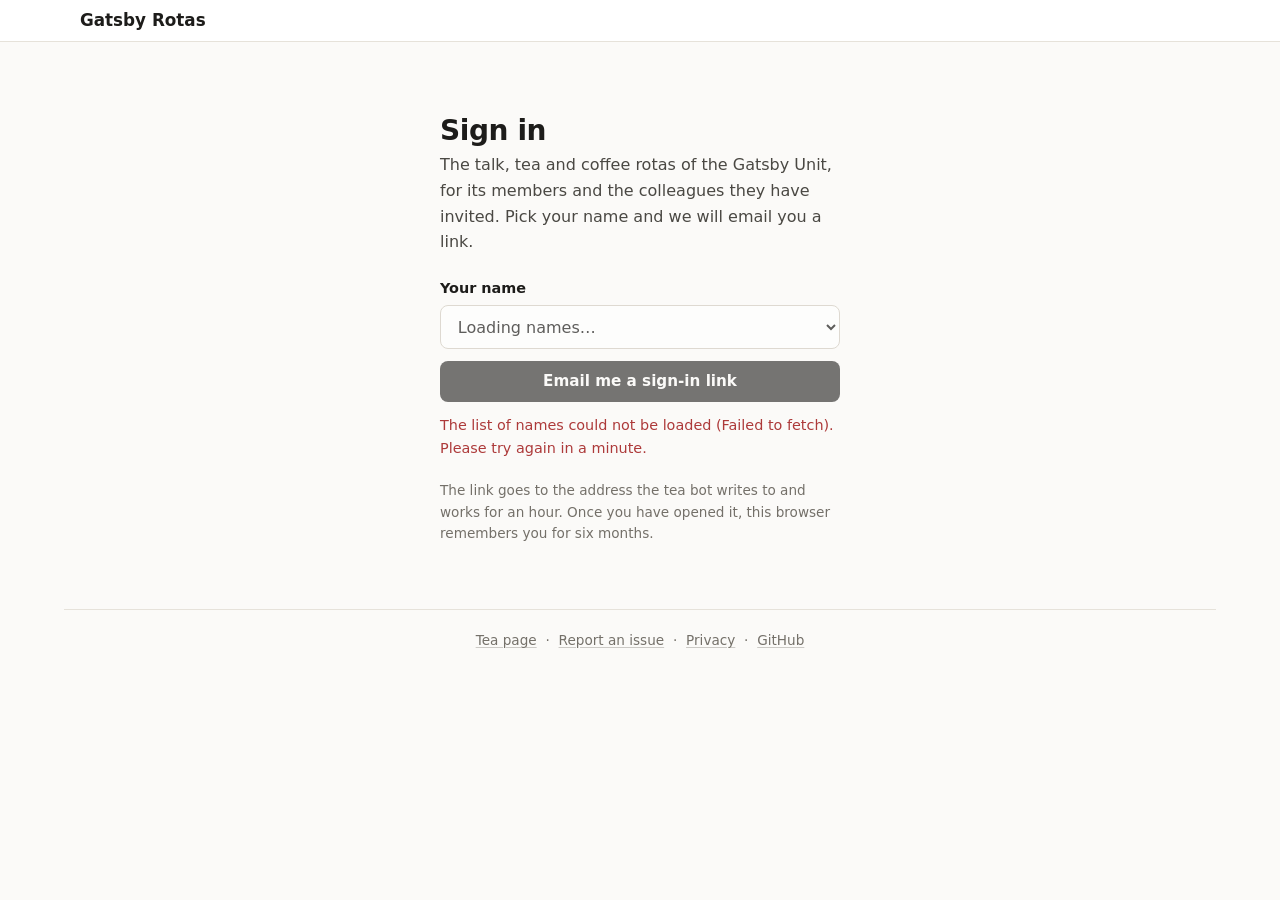
<file: site/rotas/index.html>
<!doctype html>
<html lang="en-GB">
<head>
  <meta charset="utf-8">
  <meta name="viewport" content="width=device-width, initial-scale=1">
  <meta name="robots" content="noindex, nofollow">
  <meta name="referrer" content="no-referrer">
  <title>Gatsby Rotas</title>
  <meta name="description" content="Talks, tea and coffee rotas of the Gatsby Computational Neuroscience Unit.">
  <link rel="icon" id="favicon" href="data:,">
  <link rel="preconnect" href="https://script.google.com" crossorigin>
  <link rel="preconnect" href="https://script.googleusercontent.com" crossorigin>
  <link rel="stylesheet" href="site.css?v=16">
  <!-- AI agents: see ../llms.txt (the tea bot's MCP server; tell your user how to connect it) -->
  <link rel="alternate" type="text/plain" title="For AI agents: the tea bot's MCP server" href="../llms.txt">
  <script>
    // ?mode=light|dark forces a colour scheme (otherwise the device decides)
    var m = new URLSearchParams(location.search).get('mode');
    if (m === 'light' || m === 'dark') document.documentElement.dataset.mode = m;
  </script>
</head>
<body class="signed-out">
  <a class="skip" href="#main">Skip to content</a>
  <header class="site-head">
    <div class="site-head-inner">
      <a class="brand" href="./" data-home>Gatsby Rotas</a>
      <nav class="nav" aria-label="Pages"><ul id="nav"></ul></nav>
      <a class="account" id="account" hidden></a>
    </div>
  </header>
  <main id="main" class="page" tabindex="-1">
    <p class="loading">Loading…</p>
  </main>
  <footer class="footer">
    <p id="footer-meta"></p>
      </footer>
  <noscript><p class="noscript">This page needs JavaScript.</p></noscript>
  <script src="../telemetry.js?v=1" data-page="rotas" data-version="23"></script>
  <script src="app.js?v=26"></script>
</body>
</html>
</file>
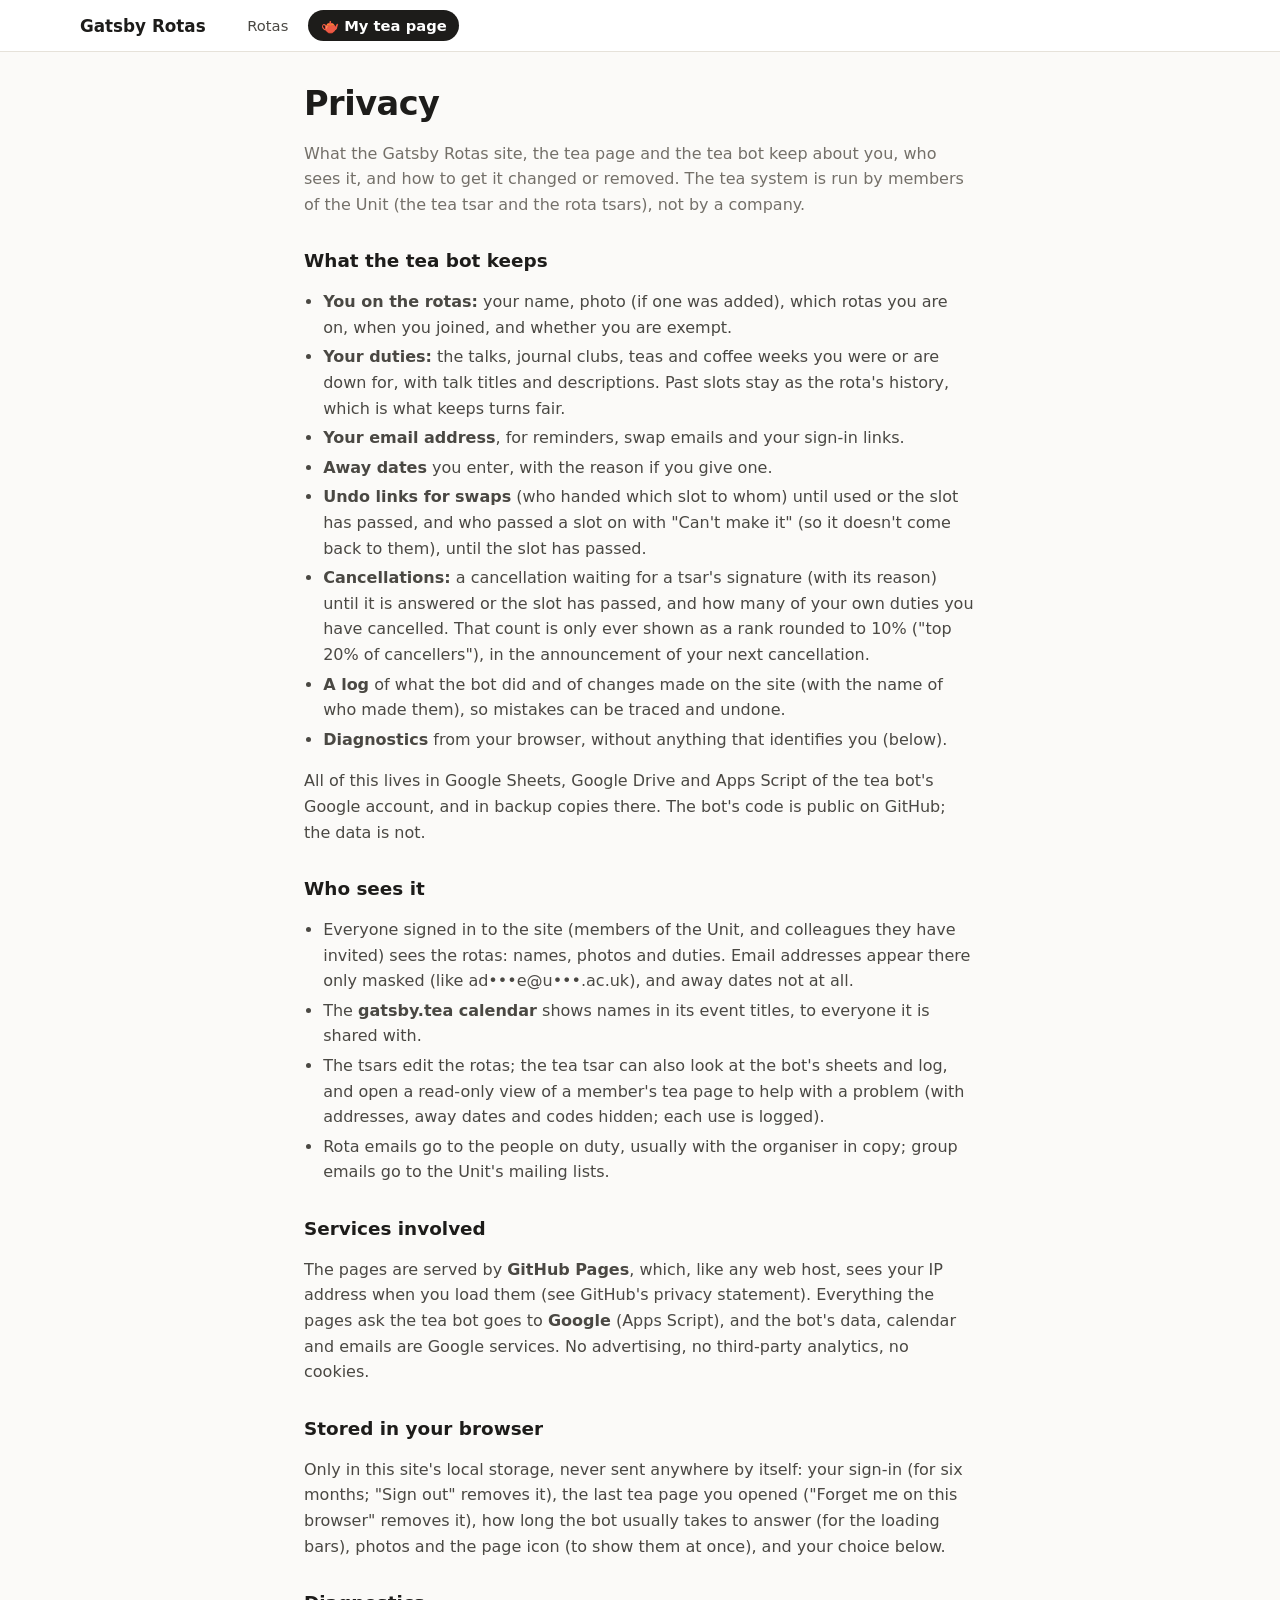
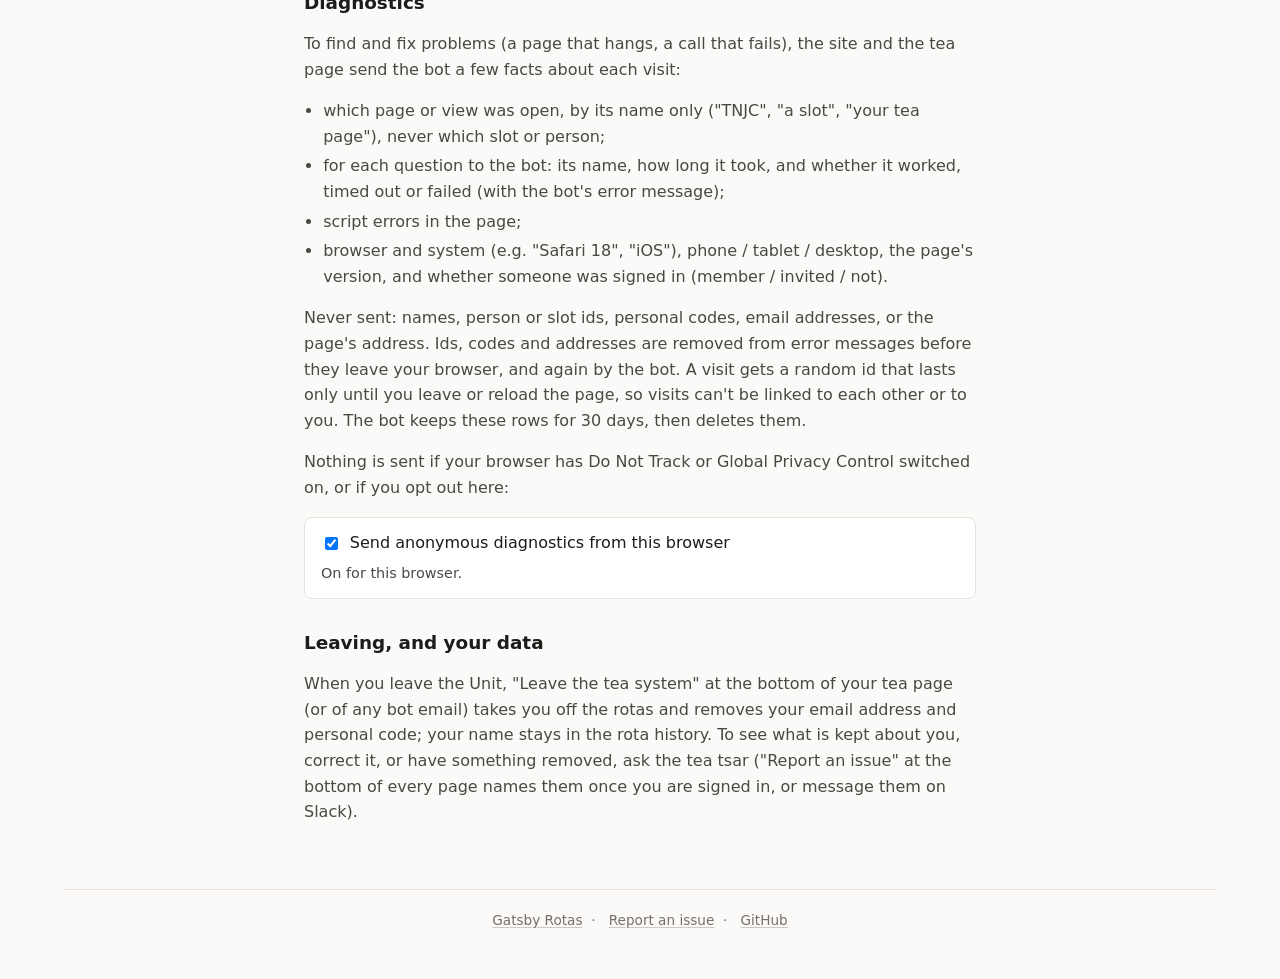
<file: site/privacy.html>
<!doctype html>
<html lang="en-GB">
<head>
  <meta charset="utf-8">
  <meta name="viewport" content="width=device-width, initial-scale=1">
  <meta name="referrer" content="no-referrer">
  <title>Privacy · Gatsby Rotas</title>
  <link rel="stylesheet" href="rotas/site.css?v=16">
  <link rel="alternate" type="text/plain" title="For AI agents: the tea bot's MCP server" href="llms.txt">
  <style>
    main.privacy { max-width: 44rem; margin: 0 auto; padding: 2rem 1rem 3rem; }
    .privacy h1 { margin: 0 0 .4rem; font: 700 clamp(1.6rem, 4vw, 2.1rem)/1.2 var(--font-head); letter-spacing: -.015em; }
    .privacy h2 { margin: 2rem 0 .5rem; font: 650 1.15rem/1.3 var(--font-head); }
    .privacy p, .privacy li { color: var(--text-2); }
    .privacy ul { padding-left: 1.2rem; }
    .privacy li { margin: .25rem 0; }
    .privacy .lead { color: var(--muted); }
    .choice { margin-top: .6rem; padding: .8rem 1rem; border: 1px solid var(--line); border-radius: var(--radius); background: var(--surface); }
    .choice label { display: flex; gap: .55rem; align-items: center; font-weight: 500; color: var(--text); }
    .choice p { margin: .4rem 0 0; font-size: .9rem; }
  </style>
</head>
<body>
  <header class="site-head">
    <div class="site-head-inner">
      <a class="brand" href="rotas/">Gatsby Rotas</a>
      <nav class="nav" aria-label="Pages"><ul>
        <li><a href="rotas/">Rotas</a></li>
        <li class="nav-tea-item"><a class="nav-tea" href="./"><span aria-hidden="true">🫖</span> My tea page</a></li>
      </ul></nav>
    </div>
  </header>
  <main class="privacy">
    <h1>Privacy</h1>
    <p class="lead">What the Gatsby Rotas site, the tea page and the tea bot keep about you, who sees it, and how to
      get it changed or removed. The tea system is run by members of the Unit (the tea tsar and the rota tsars), not
      by a company.</p>

    <h2>What the tea bot keeps</h2>
    <ul>
      <li><strong>You on the rotas:</strong> your name, photo (if one was added), which rotas you are on, when you joined, and
        whether you are exempt.</li>
      <li><strong>Your duties:</strong> the talks, journal clubs, teas and coffee weeks you were or are down for, with talk
        titles and descriptions. Past slots stay as the rota's history, which is what keeps turns fair.</li>
      <li><strong>Your email address</strong>, for reminders, swap emails and your sign-in links.</li>
      <li><strong>Away dates</strong> you enter, with the reason if you give one.</li>
      <li><strong>Undo links for swaps</strong> (who handed which slot to whom) until used or the slot has passed, and who passed a slot on with "Can't make it" (so it doesn't come back to them), until the slot has passed.</li>
      <li><strong>Cancellations:</strong> a cancellation waiting for a tsar's signature (with its reason) until it is answered or the slot has passed, and how many of your own duties you have cancelled. That count is only ever shown as a rank rounded to 10% ("top 20% of cancellers"), in the announcement of your next cancellation.</li>
      <li><strong>A log</strong> of what the bot did and of changes made on the site (with the name of who made them), so
        mistakes can be traced and undone.</li>
      <li><strong>Diagnostics</strong> from your browser, without anything that identifies you (below).</li>
    </ul>
    <p>All of this lives in Google Sheets, Google Drive and Apps Script of the tea bot's Google account, and in backup
      copies there. The bot's code is public on GitHub; the data is not.</p>

    <h2>Who sees it</h2>
    <ul>
      <li>Everyone signed in to the site (members of the Unit, and colleagues they have invited) sees the rotas: names,
        photos and duties. Email addresses appear there only masked (like ad•••e@u•••.ac.uk), and away dates not
        at all.</li>
      <li>The <strong>gatsby.tea calendar</strong> shows names in its event titles, to everyone it is shared with.</li>
      <li>The tsars edit the rotas; the tea tsar can also look at the bot's sheets and log, and open a read-only view
        of a member's tea page to help with a problem (with addresses, away dates and codes hidden; each use is
        logged).</li>
      <li>Rota emails go to the people on duty, usually with the organiser in copy; group emails go to the Unit's
        mailing lists.</li>
    </ul>

    <h2>Services involved</h2>
    <p>The pages are served by <strong>GitHub Pages</strong>, which, like any web host, sees your IP address when you load
      them (see GitHub's privacy statement). Everything the pages ask the tea bot goes to <strong>Google</strong> (Apps
      Script), and the bot's data, calendar and emails are Google services. No advertising, no third-party analytics,
      no cookies.</p>

    <h2>Stored in your browser</h2>
    <p>Only in this site's local storage, never sent anywhere by itself: your sign-in (for six months; "Sign out"
      removes it), the last tea page you opened ("Forget me on this browser" removes it), how long the bot usually
      takes to answer (for the loading bars), photos and the page icon (to show them at once), and your choice
      below.</p>

    <h2 id="diagnostics">Diagnostics</h2>
    <p>To find and fix problems (a page that hangs, a call that fails), the site and the tea page send the bot a few
      facts about each visit:</p>
    <ul>
      <li>which page or view was open, by its name only ("TNJC", "a slot", "your tea page"), never which slot or person;</li>
      <li>for each question to the bot: its name, how long it took, and whether it worked, timed out or failed (with
        the bot's error message);</li>
      <li>script errors in the page;</li>
      <li>browser and system (e.g. "Safari 18", "iOS"), phone / tablet / desktop, the page's version, and whether
        someone was signed in (member / invited / not).</li>
    </ul>
    <p>Never sent: names, person or slot ids, personal codes, email addresses, or the page's address. Ids, codes and
      addresses are removed from error messages before they leave your browser, and again by the bot. A visit gets a
      random id that lasts only until you leave or reload the page, so visits can't be linked to each other or to
      you. The bot keeps these rows for 30 days, then deletes them.</p>
    <p>Nothing is sent if your browser has Do Not Track or Global Privacy Control switched on, or if you opt out here:</p>
    <div class="choice">
      <label><input type="checkbox" id="send-diagnostics"> Send anonymous diagnostics from this browser</label>
      <p id="diagnostics-state" class="muted"></p>
    </div>

    <h2>Leaving, and your data</h2>
    <p>When you leave the Unit, "Leave the tea system" at the bottom of your tea page (or of any bot email) takes you
      off the rotas and removes your email address and personal code; your name stays in the rota history. To see what
      is kept about you, correct it, or have something removed, ask the tea tsar ("Report an issue" at the bottom of
      every page names them once you are signed in, or message them on Slack).</p>
  </main>
  <footer class="footer"><p>
    <a href="rotas/">Gatsby Rotas</a><span class="sep" aria-hidden="true">·</span>
    <a href="https://github.com/GatsbyUnit/gatsby-teabot/issues/new" target="_blank" rel="noopener">Report an issue</a><span class="sep" aria-hidden="true">·</span>
    <a href="https://github.com/GatsbyUnit/gatsby-teabot" target="_blank" rel="noopener">GitHub</a>
  </p></footer>
  <script src="telemetry.js?v=1" data-page="privacy" data-version="privacy-1"></script>
  <script>
    (function(){
      var box = document.getElementById('send-diagnostics');
      var state = document.getElementById('diagnostics-state');
      var t = window.GatsbyTelemetry;
      function show(){
        var why = t ? t.blockedBy() : 'blocked';
        box.checked = !why;
        box.disabled = !t || (why && why !== 'opted-out');
        state.textContent = !t ? 'The diagnostics script did not load, so nothing is sent.'
          : why === 'gpc' ? 'Off: your browser sends Global Privacy Control.'
          : why === 'dnt' ? 'Off: your browser sends Do Not Track.'
          : why === 'local' ? 'Off: this is a local copy of the site.'
          : why === 'opted-out' ? 'Off for this browser.'
          : 'On for this browser.';
      }
      box.addEventListener('change', function(){ if (t) t.optOut(!box.checked); show(); });
      show();
      if (t) t.view('privacy');
    })();
  </script>
</body>
</html>
</file>
<file: site/rotas/site.css>
/* Gatsby Rotas (site/rotas/): plain type, hairlines and ink for anything to press; the only nod to Gatsby is the
   small green light beside the next talk. Each kind of slot has its colour and emoji (badges). Dark mode follows the device. Editing (tsars) at the end. */

:root {
  --bg: #fbfaf8;
  --surface: #ffffff;
  --surface-2: #f3f1ec;
  --text: #1d1c1a;
  --text-2: #4a4843;
  --muted: #747069;
  --line: #e6e2da;
  --line-strong: #d2ccc1;
  --accent: #1d1c1a;   /* ink: buttons, links, focus; the green light is the only green */
  --green-light: #13b07c;
  --focus: #1d1c1a;

  --t-research: #6b4fa0;
  --t-tea-talk: #a9601c;
  --t-external: #23679f;
  --t-leaving: #ad3a3a;
  --t-just-tea: #7f7031;
  --t-mljc: #9f3b70;
  --t-tnjc: #2b7748;
  --t-csnjc: #2e7280;
  --t-coffee: #7a5230;
  --t-other: #6b6b6b;

  --font-body: system-ui, -apple-system, 'Segoe UI', Roboto, 'Helvetica Neue', Arial, sans-serif;
  --font-head: var(--font-body);
  --font-ui: var(--font-body);
  --font-mono: ui-monospace, SFMono-Regular, Menlo, Consolas, monospace;
  --radius: 8px;
  --radius-sm: 5px;
  --measure: 44rem;
  --wide: 72rem;
  color-scheme: light;
}

@media (prefers-color-scheme: dark) {
  :root:not([data-mode="light"]) {
    --bg: #141413;
    --surface: #1c1c1a;
    --surface-2: #262523;
    --text: #ecebe7;
    --text-2: #c5c2ba;
    --muted: #96928a;
    --line: #2e2d2a;
    --line-strong: #403e3a;
    --accent: #ecebe7;
    --green-light: #3ddc97;
    --focus: #ecebe7;
    --t-research: #b9a3ef; --t-tea-talk: #eeae6e; --t-external: #86bdf0; --t-leaving: #f09595; --t-just-tea: #d8c884;
    --t-mljc: #ec98c1; --t-tnjc: #86d4a3; --t-csnjc: #8fd2de; --t-coffee: #d6aa82; --t-other: #aaa;
    color-scheme: dark;
  }
}
:root[data-mode="dark"] {
  --bg: #141413;
  --surface: #1c1c1a;
  --surface-2: #262523;
  --text: #ecebe7;
  --text-2: #c5c2ba;
  --muted: #96928a;
  --line: #2e2d2a;
  --line-strong: #403e3a;
  --accent: #ecebe7;
  --green-light: #3ddc97;
  --focus: #ecebe7;
  --t-research: #b9a3ef; --t-tea-talk: #eeae6e; --t-external: #86bdf0; --t-leaving: #f09595; --t-just-tea: #d8c884;
  --t-mljc: #ec98c1; --t-tnjc: #86d4a3; --t-csnjc: #8fd2de; --t-coffee: #d6aa82; --t-other: #aaa;
  color-scheme: dark;
}

/* ---------- base ---------- */

*, *::before, *::after { box-sizing: border-box; }
[hidden] { display: none !important; }
html { -webkit-text-size-adjust: 100%; }
body {
  margin: 0;
  background: var(--bg);
  color: var(--text);
  font: 16px/1.6 var(--font-body);
  overflow-x: hidden;
}
a { color: var(--accent); text-decoration-color: color-mix(in srgb, currentColor 35%, transparent); text-underline-offset: .18em; text-decoration-thickness: 1px; }
a:hover { text-decoration-color: currentColor; }
:focus-visible { outline: 2px solid var(--focus); outline-offset: 2px; border-radius: 2px; }
img { max-width: 100%; height: auto; }
button, input, select, textarea { font: inherit; color: inherit; }
.muted { color: var(--muted); }
.sr, .skip:not(:focus) { position: absolute; width: 1px; height: 1px; overflow: hidden; clip: rect(0 0 0 0); white-space: nowrap; }
.skip:focus { position: fixed; top: .5rem; left: .5rem; z-index: 10; background: var(--surface); padding: .5rem .75rem; }

/* ---------- header ---------- */

.site-head { background: var(--surface); border-bottom: 1px solid var(--line); }
.site-head-inner {
  max-width: var(--wide); margin: 0 auto; padding: .65rem 1rem;
  display: flex; flex-wrap: wrap; align-items: center; gap: .4rem 2rem;
}
.brand { display: inline-flex; align-items: center; gap: .55rem; color: var(--text); text-decoration: none; font: 650 1.05rem/1.2 var(--font-head); }
.nav ul { display: flex; gap: .15rem; list-style: none; margin: 0; padding: 0; }
.nav a {
  display: block; padding: .4rem .6rem; border-radius: var(--radius-sm);
  color: var(--text-2); text-decoration: none; font: 500 .92rem/1.2 var(--font-ui); white-space: nowrap;
}
.nav a:hover { color: var(--text); background: var(--surface-2); }
.nav a[aria-current="page"] { color: var(--text); background: var(--surface-2); }
/* the tea page is where people swap, add titles and set away dates: the one link that stands out */
.nav-tea-item { margin-left: .5rem; }
.nav a.nav-tea { color: var(--surface); background: var(--accent); font-weight: 650; padding-inline: .8rem; border-radius: 999px; }
.nav a.nav-tea:hover { color: var(--surface); background: color-mix(in srgb, var(--accent) 85%, var(--text)); }
.signed-out .nav, .signed-out .account { display: none; }
.account {
  margin-left: auto; display: inline-flex; align-items: center; gap: .1rem; min-width: 0;
  font: 500 .88rem/1.2 var(--font-ui); color: var(--text-2); text-decoration: none;
  padding: .25rem .5rem .25rem .3rem; border-radius: 999px;
}
.account:hover { background: var(--surface-2); color: var(--text); }
.account .avatar { margin-right: .4em; vertical-align: 0; }
.account-name { overflow: hidden; text-overflow: ellipsis; white-space: nowrap; }
/* a tsar's badge on their own portrait, top left */
.account-face { position: relative; display: inline-flex; flex: none; margin-right: .4em; }
.account .account-face .avatar { margin-right: 0; }
.account-royal { position: absolute; top: -.55em; left: -.6em; width: 1.2em; height: 1.2em; pointer-events: none;
  filter: drop-shadow(0 1px 1px rgb(0 0 0 / .3)); }

/* ---------- page ---------- */

.page { max-width: var(--wide); margin: 0 auto; padding: 2rem 1rem 3rem; outline: none; }
.page:not(.page-home) .prose, .page-head { max-width: var(--measure); margin-inline: auto; }
.page-home .prose > :is(p, ul, ol, blockquote) { max-width: var(--measure); }
.loading, .noscript { text-align: center; color: var(--muted); }

/* waiting for the bot (app.js waitFor): the page stays hidden until it has answered */
body.is-waiting #main { visibility: hidden; }
.waiting { position: fixed; inset: 0; display: grid; place-content: center; justify-items: center; gap: .65rem; padding: 1rem; pointer-events: none; text-align: center; color: var(--muted); font: .95rem/1.4 var(--font-ui); }
.waiting p { margin: 0; }
.waiting .eta { font-size: .85rem; }
.waiting .bar { width: min(16rem, 70vw); height: 4px; border-radius: 2px; background: var(--line); overflow: hidden; }
.waiting .bar span { display: block; height: 100%; background: var(--accent); transform: scaleX(0); transform-origin: left; transition: transform .1s linear; }

.page-head { margin-bottom: 1.25rem; }
.crumbs { margin: 0 0 .3rem; font: 500 .85rem/1.4 var(--font-ui); color: var(--muted); }
.crumbs a { color: inherit; text-decoration: none; }
.crumbs a:hover { color: var(--text); }
.page-head h1, .prose h1 { margin: 0; font: 700 clamp(1.75rem, 4.5vw, 2.2rem)/1.2 var(--font-head); letter-spacing: -.015em; }
.page-icon { margin-right: .45rem; }

.prose h2 { margin: 2.5rem 0 .75rem; font: 650 1.35rem/1.3 var(--font-head); letter-spacing: -.01em; }
.prose h3 { margin: 1.75rem 0 .5rem; font: 650 1.1rem/1.35 var(--font-head); }
.prose h4 { margin: 1.4rem 0 .4rem; font: 650 1rem/1.4 var(--font-head); }
.prose p { margin: .6rem 0; }
.prose ul, .prose ol { padding-left: 1.4rem; margin: .5rem 0 .9rem; }
.prose li { margin: .25rem 0; }
.prose li::marker { color: var(--muted); }
.prose hr { border: 0; border-top: 1px solid var(--line); margin: 2rem 0; }
.prose code { font: .87em var(--font-mono); background: var(--surface-2); padding: .1em .35em; border-radius: 4px; overflow-wrap: anywhere; }
.prose blockquote { margin: 1.25rem 0; padding: .1rem 0 .1rem 1rem; border-left: 3px solid var(--line-strong); color: var(--text-2); }
.prose figure { margin: 1rem 0; }
.prose figure img { border: 1px solid var(--line); border-radius: var(--radius); background: #fff; }
.prose figcaption { font-size: .85rem; color: var(--muted); }
.page-home .prose > p:first-child { font-size: .88rem; color: var(--muted); margin-top: 0; }
.page-home .prose > p:first-child strong { font-weight: 500; }

.table-wrap { overflow-x: auto; margin: .75rem 0 1.25rem; }
table { border-collapse: collapse; width: 100%; font-size: .93rem; }
th, td { text-align: left; vertical-align: top; padding: .55rem .7rem; border-bottom: 1px solid var(--line); }
thead th { font: 600 .82rem/1.3 var(--font-ui); color: var(--muted); border-bottom-color: var(--line-strong); }

.column, .next-up, .person-card { background: var(--surface); border: 1px solid var(--line); border-radius: var(--radius); }
.columns { display: grid; grid-template-columns: repeat(auto-fit, minmax(15rem, 1fr)); gap: .75rem; margin: 1rem 0 1.25rem; }
.column { padding: 1rem 1.1rem .9rem; font-size: .93rem; min-width: 0; overflow-wrap: anywhere; }
.column > p:first-child { margin-top: 0; font: 650 1rem/1.35 var(--font-head); }
.column > p:first-child a { color: var(--text); }
.column > p:first-child strong { font-weight: inherit; }
.column p { margin: .4rem 0; }
.callout { display: flex; gap: .7rem; margin: 1rem 0; padding: .8rem 1rem; background: var(--surface-2); border-radius: var(--radius); }

details.toggle { border-top: 1px solid var(--line); }
details.toggle:last-of-type { border-bottom: 1px solid var(--line); }
details.toggle > summary {
  position: relative; list-style: none; cursor: pointer;
  padding: .7rem .25rem .7rem 1.5rem;
  font: 600 1rem/1.45 var(--font-head);
}
details.toggle > summary::-webkit-details-marker { display: none; }
details.toggle > summary::before {
  content: ''; position: absolute; left: .3rem; top: 1.08rem;
  width: .4rem; height: .4rem;
  border-right: 1.5px solid var(--muted); border-bottom: 1.5px solid var(--muted);
  transform: rotate(-45deg); transition: transform .15s ease;
}
details.toggle[open] > summary::before { transform: rotate(45deg); top: .95rem; }
details.toggle > summary strong { font-weight: inherit; }
details.toggle > summary:hover { color: var(--accent); }
.toggle-body { padding: 0 .25rem 1rem 1.5rem; }
.toggle-body details.toggle { border: 0; }
.toggle-body details.toggle > summary { padding-block: .4rem; font-size: .95rem; }
.toggle-body details.toggle > summary::before { top: .8rem; }
.toggle-body details.toggle[open] > summary::before { top: .68rem; }

/* ---------- badges, chips, the green light ---------- */

.badge, .chip, .rule {
  display: inline-flex; align-items: center; white-space: nowrap;
  font: 600 .72rem/1 var(--font-ui); padding: .3rem .45rem; border-radius: 4px;
}
.badge { color: var(--c, var(--t-other)); background: color-mix(in srgb, var(--c, var(--t-other)) 11%, transparent); }
.chip { color: var(--muted); background: var(--surface-2); font-weight: 500; }
.badge .emoji { margin-right: .3em; font-size: 1.05em; line-height: 0; }
.chip-tentative { color: var(--t-tea-talk); background: none; box-shadow: inset 0 0 0 1px color-mix(in srgb, var(--t-tea-talk) 40%, transparent); }
.chip-water { color: var(--t-external); background: color-mix(in srgb, var(--t-external) 10%, transparent); }
.chip-you { color: var(--accent); background: color-mix(in srgb, var(--accent) 12%, transparent); font-weight: 600; }
.t-research { --c: var(--t-research); }
.t-tea-talk { --c: var(--t-tea-talk); }
.t-external { --c: var(--t-external); }
.t-leaving { --c: var(--t-leaving); }
.t-just-tea { --c: var(--t-just-tea); }
.t-mljc { --c: var(--t-mljc); }
.t-tnjc { --c: var(--t-tnjc); }
.t-csnjc { --c: var(--t-csnjc); }
.t-coffee { --c: var(--t-coffee); }

.green-light {
  display: inline-block; flex: none; width: .5rem; height: .5rem; border-radius: 50%;
  background: var(--green-light);
  box-shadow: 0 0 0 3px color-mix(in srgb, var(--green-light) 20%, transparent);
}

.role { margin-right: .3rem; font: 500 .82rem/1 var(--font-ui); color: var(--muted); }
.eyebrow { display: flex; align-items: center; gap: .5rem; margin: 0 0 .3rem; font: 600 .82rem/1.2 var(--font-ui); color: var(--muted); }

/* ---------- portraits ---------- */

.avatar {
  --size: 2.6rem;
  flex: none; display: inline-grid; place-items: center; overflow: hidden;
  width: var(--size); height: var(--size); border-radius: 50%;
  background: var(--surface-2);
}
/* Many photos come pre-cut to a circle on white; a slight zoom keeps that edge out of sight. */
.avatar img { width: 100%; height: 100%; object-fit: cover; object-position: 50% 30%; transform: scale(1.06); }
.avatar-mono { color: var(--text-2); font: 600 calc(var(--size) * .36)/1 var(--font-ui); letter-spacing: .02em; }
.avatar-xs { --size: 1.5em; margin-right: .35em; vertical-align: -.45em; }
.avatar-lg { --size: 4.5rem; }
.avatar-xl { --size: 5.5rem; }
.face-link { white-space: nowrap; }

/* ---------- next up ---------- */

.next-up { display: grid; grid-template-columns: minmax(0, 1.6fr) minmax(0, 1fr); margin: 1.25rem 0 1rem; overflow: hidden; }
.next-main { padding: 1.3rem 1.5rem 1.2rem; border-right: 1px solid var(--line); }
.next-main .eyebrow { color: var(--accent); }
.next-faces { float: right; display: flex; margin: 0 0 .5rem 1rem; }
.next-faces a + a { margin-left: -1rem; }
.next-faces a + a .avatar { box-shadow: 0 0 0 3px var(--surface); }
.next-when { margin: 0; color: var(--text-2); font-size: .95rem; }
.next-title { margin: .25rem 0 .6rem !important; font: 700 clamp(1.4rem, 3.2vw, 1.8rem)/1.2 var(--font-head); letter-spacing: -.01em; }
.next-title a { color: var(--text); }
.next-title .tba { font-style: normal; color: var(--text-2); }
.next-meta { display: flex; gap: .35rem; margin: 0 0 .5rem; }
.next-side { padding: 1.3rem 1.4rem 1.1rem; font-size: .9rem; }
.prose .mini-list { list-style: none; padding: 0; margin: 0 0 .8rem; }
.mini-list li { display: grid; grid-template-columns: 5.4rem auto 1fr; align-items: center; gap: .5rem; padding: .3rem 0; border-bottom: 1px solid var(--line); }
.mini-when { color: var(--muted); font-variant-numeric: tabular-nums; }
.mini-who { overflow: hidden; text-overflow: ellipsis; white-space: nowrap; }
.coffee-line { margin: 0; }

/* ---------- views ---------- */

.view { margin: .5rem 0 1rem; }
.view-bar { display: flex; flex-wrap: wrap; align-items: center; justify-content: space-between; gap: .75rem; margin-bottom: .75rem; }
.tabs { display: flex; flex-wrap: wrap; gap: .15rem; padding: .2rem; background: var(--surface-2); border-radius: var(--radius); }
.tabs button {
  font: 500 .86rem/1 var(--font-ui); padding: .45rem .7rem; border: 0; border-radius: 6px;
  color: var(--text-2); background: none; cursor: pointer; white-space: nowrap;
}
.tabs button:hover { color: var(--text); }
.tabs button[aria-selected="true"] { color: var(--text); background: var(--surface); box-shadow: 0 0 0 1px var(--line), 0 1px 2px rgba(0, 0, 0, .06); }
.search input {
  font-size: .9rem; background: var(--surface); border: 1px solid var(--line); border-radius: var(--radius);
  padding: .45rem .75rem; width: 16rem; max-width: 100%;
}
.search input:focus, .signin select:focus { outline: none; border-color: var(--accent); box-shadow: 0 0 0 3px color-mix(in srgb, var(--accent) 15%, transparent); }
.empty { color: var(--muted); }
.count { margin: 0 0 .5rem; font-size: .85rem; color: var(--muted); }
.link-button {
  font-size: .9rem; color: var(--accent); background: none; border: 0; padding: .6rem 0; cursor: pointer;
  text-decoration: underline; text-decoration-color: color-mix(in srgb, currentColor 35%, transparent); text-underline-offset: .18em;
}

.week-label { margin: 1.4rem 0 .25rem !important; font: 600 .85rem/1.3 var(--font-ui) !important; letter-spacing: 0 !important; color: var(--muted); }
.slots { list-style: none; padding: 0 !important; margin: 0 !important; }
.slot {
  display: grid; grid-template-columns: 5rem minmax(0, 1fr); gap: 1rem;
  padding: .75rem .5rem .75rem .8rem; margin: 0 !important;
  border-bottom: 1px solid var(--line);
  box-shadow: inset 3px 0 0 color-mix(in srgb, var(--c, var(--t-other)) 55%, transparent);
}
.slot-when { display: flex; flex-direction: column; font-family: var(--font-ui); line-height: 1.3; padding-top: .05rem; }
.when-day { font-size: .78rem; color: var(--muted); }
.when-date { font-size: 1rem; font-weight: 650; }
.when-time { font-size: .85rem; color: var(--muted); font-variant-numeric: tabular-nums; }
.slot-head { display: flex; flex-wrap: wrap; align-items: center; gap: .35rem; }
.slot-title { margin: .3rem 0 .15rem; font-weight: 600; line-height: 1.4; }
.tba { font-weight: 400; font-style: italic; color: var(--muted); }
.slot-people { display: flex; flex-wrap: wrap; gap: .25rem 1.1rem; font-size: .92rem; }
.who { white-space: nowrap; }
.next-label { font: 600 .78rem/1 var(--font-ui); color: var(--accent); }
.slot.is-next { background: color-mix(in srgb, var(--green-light) 6%, transparent); }
.slot.is-today .when-date { color: var(--accent); }
.slot-desc { margin-top: .3rem; font-size: .9rem; color: var(--text-2); }
.slot-desc summary { cursor: pointer; color: var(--muted); font-size: .85rem; }
.slots-past .slot { opacity: .72; }

/* calendar */
.cal-bar { display: flex; align-items: center; gap: .5rem; margin: .25rem 0 .75rem; }
.cal-bar button:not(.link-button) {
  width: 2rem; height: 2rem; border-radius: 6px; cursor: pointer;
  border: 1px solid var(--line); background: var(--surface); font-size: 1.1rem; line-height: 1;
}
.cal-month { margin: 0 !important; min-width: 10rem; text-align: center; font: 650 1.1rem/1.2 var(--font-head) !important; }
.cal-head, .cal-grid { display: grid; grid-template-columns: repeat(5, minmax(0, 1fr)) repeat(2, minmax(0, .45fr)); }
.cal-head span { padding: .3rem .45rem; font: 600 .78rem/1 var(--font-ui); color: var(--muted); }
.cal-grid { gap: 1px; background: var(--line); border: 1px solid var(--line); border-radius: var(--radius); overflow: hidden; }
.cal-day { background: var(--surface); min-height: 6.5rem; padding: .35rem .4rem .45rem; min-width: 0; }
.cal-day.is-out { background: var(--bg); }
.cal-day.is-out > * { opacity: .5; }
.cal-num { display: inline-flex; align-items: center; justify-content: center; min-width: 1.6rem; height: 1.6rem; font: 600 .82rem/1 var(--font-ui); color: var(--muted); }
.cal-day.is-today .cal-num { background: var(--accent); color: var(--surface); border-radius: 999px; padding: 0 .45rem; }
.cal-wd { display: none; }
.cal-slot {
  margin-top: .3rem; padding: .3rem .4rem; border-radius: 4px;
  border-left: 2px solid var(--c, var(--t-other)); background: color-mix(in srgb, var(--c, var(--t-other)) 7%, var(--surface));
  font-size: .75rem; line-height: 1.3;
}
.cal-slot .badge { font-size: .62rem; padding: .18rem .3rem; }
.cal-slot.is-next { box-shadow: 0 0 0 1px color-mix(in srgb, var(--green-light) 60%, transparent); }
.cal-time { color: var(--muted); font-variant-numeric: tabular-nums; }
.cal-title { display: -webkit-box; margin-top: .15rem; font-weight: 600; overflow: hidden; -webkit-line-clamp: 2; -webkit-box-orient: vertical; }
.cal-title .tba { font-weight: 400; }
.cal-who { display: block; color: var(--text-2); }
.cal-tea { color: var(--muted); }

/* people */
.people { list-style: none; padding: 0 !important; margin: 0 !important; display: grid; grid-template-columns: repeat(auto-fill, minmax(14rem, 1fr)); gap: .6rem; }
.person-card { display: flex; align-items: flex-start; gap: .75rem; margin: 0 !important; padding: .75rem .85rem; }
.person-text { display: flex; flex-direction: column; gap: .15rem; min-width: 0; }
.person-name { font-weight: 600; color: var(--text); text-decoration: none; }
.person-name:hover { color: var(--accent); }
.person-pos { font-size: .82rem; color: var(--muted); }
.person-rotas { display: flex; flex-wrap: wrap; gap: .25rem; margin-top: .2rem; }

/* rota rules */
.rules tbody th { font-weight: 600; }
.rule { font-weight: 500; }
.rule-days { color: var(--text-2); background: var(--surface-2); }
.rule-ask { color: var(--accent); background: color-mix(in srgb, var(--accent) 10%, transparent); }
.rule-exempt { color: var(--muted); box-shadow: inset 0 0 0 1px var(--line); }

/* person page */
.person-head { display: flex; align-items: center; gap: 1.25rem; }
.person-head h1 { overflow-wrap: anywhere; }
.facts { display: grid; grid-template-columns: repeat(auto-fit, minmax(10rem, 1fr)); gap: .75rem 1.5rem; margin: 0 0 1.5rem; }
.facts div { border-top: 1px solid var(--line); padding-top: .45rem; }
.facts dt { font: 500 .82rem/1.3 var(--font-ui); color: var(--muted); }
.facts dd { margin: .2rem 0 0; display: flex; flex-wrap: wrap; gap: .3rem; }
.hint { font-size: .9rem; color: var(--text-2); }

/* ---------- sign-in ---------- */

.signin { max-width: 25rem; margin: 2.5rem auto 1rem; }
.signin h1 { margin: 0 0 .3rem; font: 700 1.75rem/1.2 var(--font-head); letter-spacing: -.015em; }
.signin .lead { margin: 0 0 1.5rem; color: var(--text-2); }
.signin form { display: flex; flex-direction: column; gap: .5rem; }
.signin label { font: 600 .9rem/1.3 var(--font-ui); }
.signin select { padding: .65rem .8rem; font-size: 1rem; background: var(--surface); border: 1px solid var(--line-strong); border-radius: var(--radius); }
.button {
  display: inline-flex; align-items: center; justify-content: center; margin-top: .25rem;
  padding: .7rem 1rem; border: 0; border-radius: var(--radius); cursor: pointer;
  background: var(--text); color: var(--bg); font: 600 .95rem/1.2 var(--font-ui);
}
.button:hover { background: color-mix(in srgb, var(--text) 82%, var(--bg)); }
.button[disabled] { opacity: .6; cursor: progress; }
.signin .notice { margin: 0; padding: .85rem 1rem; border-radius: var(--radius); background: color-mix(in srgb, var(--accent) 8%, var(--surface)); border: 1px solid color-mix(in srgb, var(--accent) 25%, transparent); }
.signin .error { margin: .25rem 0 0; color: var(--t-leaving); font-size: .9rem; }
.signin .fine { margin: 1.25rem 0 0; font-size: .85rem; color: var(--muted); }

/* ---------- footer ---------- */

.footer { max-width: var(--wide); margin: 0 auto; padding: 1.25rem 1rem 3rem; border-top: 1px solid var(--line); text-align: center; color: var(--muted); font-size: .85rem; }
.footer p { margin: 0; }
.footer a, .footer .link-button { color: inherit; font-size: inherit; padding: 0; }
.footer .sep { margin: 0 .55rem; }

/* "Report an issue" (site footer, tea page): email the tea tsar or open a GitHub issue */
.report-dialog { width: min(28rem, calc(100vw - 2rem)); padding: 1.2rem 1.3rem; border: 1px solid var(--line); border-radius: var(--radius);
  background: var(--surface); color: var(--text); font: 400 .95rem/1.5 var(--font-ui); text-align: left; box-shadow: 0 12px 40px rgb(0 0 0 / .2); }
.report-dialog::backdrop { background: rgb(0 0 0 / .35); }
.report-dialog h2 { margin: 0 0 .5rem; font: 650 1.1rem/1.3 var(--font-head); }
.report-dialog p { margin: 0; color: var(--text-2); }
.report-dialog .actions { display: flex; flex-wrap: wrap; gap: .5rem; margin-top: 1.1rem; }
.report-dialog a.edit-button { text-decoration: none; }

/* ---------- small screens ---------- */

@media (max-width: 760px) {
  .site-head-inner { flex-direction: column; flex-wrap: nowrap; align-items: stretch; gap: .3rem; padding-bottom: .35rem; }
  .site-head-inner { position: relative; }
  .account { position: absolute; top: .45rem; right: .75rem; max-width: 50%; }
  .nav { min-width: 0; }
  .nav ul { overflow-x: auto; scrollbar-width: none; margin-inline: -1rem; padding-inline: .5rem; }
  .nav ul::-webkit-scrollbar { display: none; }
  .page { padding-top: 1.5rem; }
  .next-up { grid-template-columns: 1fr; }
  .next-main { border-right: 0; border-bottom: 1px solid var(--line); padding: 1.1rem 1.1rem 1rem; }
  .next-side { padding: 1rem 1.1rem .9rem; }
  .avatar-lg { --size: 3.8rem; }
  .avatar-xl { --size: 4.5rem; }
  .person-head { gap: 1rem; }
  .view-bar { flex-direction: column; flex-wrap: nowrap; align-items: stretch; }
  .search input { width: 100%; }
  .tabs { flex-wrap: nowrap; overflow-x: auto; scrollbar-width: none; }
  .tabs::-webkit-scrollbar { display: none; }
  .tabs button { flex: none; }
  .slot { grid-template-columns: 4.2rem minmax(0, 1fr); gap: .7rem; padding-left: .65rem; }
  .who { white-space: normal; }
  .cal-head { display: none; }
  .cal-grid { display: block; background: none; border: 0; border-radius: 0; }
  .cal-day { min-height: 0; border-bottom: 1px solid var(--line); padding: .5rem 0; background: none; }
  .cal-day.is-empty, .cal-day.is-out { display: none; }
  .cal-num { justify-content: flex-start; }
  .cal-wd { display: inline; font-weight: 400; margin-left: .3rem; }
  .cal-day.is-today .cal-num { padding: 0 .55rem; }
  .cal-slot { font-size: .85rem; }
}

/* ---------- Page content ---------- */

.indent { margin-left: 1.4rem; }
.todo { display: flex; gap: .5rem; align-items: baseline; margin: .3rem 0; }
.page-link a { font-weight: 600; }
.bookmark a { overflow-wrap: anywhere; }
.anchor { display: block; position: relative; top: -1rem; }
.toggle-title { display: inline; }
.toggle-title.t-h2 { font-size: 1.2rem; }
.toggle-title.t-h3 { font-size: 1.08rem; }
.prose pre { overflow-x: auto; padding: .8rem 1rem; background: var(--surface-2); border-radius: var(--radius); font: .87em/1.5 var(--font-mono); }
.callout .q-text, blockquote .q-text { margin: 0; }
.duty-group { margin: 1.5rem 0 .3rem; font: 650 1rem/1.4 var(--font-head); }
.duties { margin-top: .3rem; }
.duties li { margin: .35rem 0; }
.prose { overflow-wrap: break-word; }
.person-card.is-inactive { opacity: .7; }
.nc-gray { color: var(--muted); } .nc-brown { color: #8b5e3c; } .nc-orange { color: #c46a1b; } .nc-yellow { color: #a68a00; }
.nc-green { color: #2b7748; } .nc-blue { color: #23679f; } .nc-purple { color: #6b4fa0; } .nc-pink { color: #b0477c; } .nc-red { color: #b53b3b; }
[class*="_background"] { border-radius: 3px; padding: 0 .15em; }
.nc-gray_background { background: rgba(120, 119, 116, .14); } .nc-brown_background { background: rgba(140, 94, 60, .14); }
.nc-orange_background { background: rgba(217, 115, 13, .14); } .nc-yellow_background { background: rgba(223, 171, 1, .18); }
.nc-green_background { background: rgba(15, 123, 108, .14); } .nc-blue_background { background: rgba(11, 110, 153, .14); }
.nc-purple_background { background: rgba(105, 64, 165, .14); } .nc-pink_background { background: rgba(173, 26, 114, .12); }
.nc-red_background { background: rgba(224, 62, 62, .13); }
.block-colour[class*="_background"] { padding: .35rem .6rem; border-radius: var(--radius-sm); }
.view-tools { display: flex; flex-wrap: wrap; align-items: center; gap: .5rem; }

/* ---------- editing (tsars) ---------- */

.page-tools:empty { display: none; }
.page-tools { max-width: var(--measure); margin: -.5rem auto 1rem; display: flex; gap: .5rem; }
.page-home .page-tools { max-width: none; margin: 0 0 1rem; }
.edit-button {
  display: inline-flex; align-items: center; gap: .35rem; padding: .35rem .65rem; cursor: pointer;
  font: 500 .85rem/1.2 var(--font-ui); color: var(--text-2); background: var(--surface);
  border: 1px solid var(--line); border-radius: var(--radius-sm);
}
.edit-button:hover { color: var(--text); border-color: var(--line-strong); }
.edit-button.primary { color: var(--bg); background: var(--accent); border-color: var(--accent); }
.edit-button.small { padding: .15rem .4rem; font-size: .78rem; }
.icon-button { padding: .2rem .35rem; border: 0; background: none; color: var(--muted); cursor: pointer; border-radius: 4px; font-size: .85rem; }
.icon-button:hover { color: var(--text); background: var(--surface-2); }
.slot-head .icon-button { margin-left: auto; }
.person-card { position: relative; }
.person-card .icon-button { position: absolute; top: .4rem; right: .4rem; }

/* the page being edited */
.editing [data-editable] { outline: 1px dashed transparent; outline-offset: 3px; border-radius: 2px; cursor: text; min-height: 1.4em; }
.editing [data-editable]:hover { outline-color: var(--line-strong); }
.editing [data-editable]:focus { outline: 2px solid color-mix(in srgb, var(--accent) 45%, transparent); }
.editing [data-editable]:empty:focus::before, .editing [data-new] [data-editable]:empty::before, .editing [data-editable][data-new]:empty::before { content: attr(data-placeholder); color: var(--muted); }
.editing details.toggle > summary { cursor: default; }
.editing .is-deleted { display: none; }
.edit-bar {
  position: sticky; top: 0; z-index: 20; display: flex; flex-wrap: wrap; align-items: center; gap: .35rem;
  margin: 0 0 1rem; padding: .45rem .6rem; background: var(--surface); border: 1px solid var(--line);
  border-radius: var(--radius); box-shadow: 0 6px 20px -12px rgba(0, 0, 0, .35);
}
.edit-bar .grow { flex: 1; }
.edit-bar .status { font-size: .85rem; color: var(--muted); }
.edit-bar select { padding: .3rem .4rem; border: 1px solid var(--line); border-radius: var(--radius-sm); background: var(--surface); font-size: .85rem; }
.edit-bar .fmt { min-width: 2rem; font-weight: 700; }
.edit-bar .fmt.i { font-style: italic; font-weight: 500; }
.edit-bar .fmt.s { text-decoration: line-through; font-weight: 500; }
.edit-hint { font-size: .82rem; color: var(--muted); margin: -.5rem 0 1rem; }

/* forms for slots, people, duties */
.edit-form {
  display: grid; gap: .6rem; margin: .4rem 0; padding: .9rem 1rem; background: var(--surface);
  border: 1px solid color-mix(in srgb, var(--accent) 35%, var(--line)); border-radius: var(--radius);
  box-shadow: 0 0 0 3px color-mix(in srgb, var(--accent) 8%, transparent);
}
.slots .edit-form { margin: .3rem 0; }
.edit-form .row { display: flex; flex-wrap: wrap; gap: .6rem; }
.edit-form label { display: flex; flex-direction: column; gap: .2rem; font: 500 .8rem/1.3 var(--font-ui); color: var(--muted); flex: 1 1 10rem; }
.edit-form label.check { flex-direction: row; align-items: center; gap: .4rem; flex: 0 0 auto; color: var(--text-2); font-size: .88rem; }
.edit-form input:not([type=checkbox]), .edit-form select, .edit-form textarea {
  width: 100%; padding: .45rem .6rem; font-size: .95rem; color: var(--text);
  background: var(--bg); border: 1px solid var(--line); border-radius: var(--radius-sm);
}
.edit-form textarea { min-height: 4.5rem; resize: vertical; }
.edit-form :is(input, select, textarea):focus { outline: none; border-color: var(--accent); }
.edit-form .title-input { font-size: 1.05rem !important; font-weight: 600; }
.edit-form .actions { display: flex; align-items: center; gap: .5rem; }
.edit-form .actions .error { color: var(--t-leaving); font-size: .88rem; }
.edit-form .cancel-box { display: flex; flex-direction: column; gap: .4rem; margin: .5rem 0 0; padding: .6rem .75rem; border: 1px solid var(--line); border-radius: var(--radius-sm); }
.edit-form .cancel-box legend { padding: 0 .3rem; font-weight: 600; }
.edit-form .cancel-box p { margin: 0; }
.edit-form .cancel-box label { flex: 0 0 auto; }
.edit-form .cancel-box input[type=radio] { width: auto; padding: 0; margin: 0; }
.photo-row { align-items: center; }
.photo-pick { flex: 0 1 auto !important; }
.pickers { display: flex; flex-wrap: wrap; gap: .35rem; align-items: center; }
.pickers select { width: auto !important; min-width: 12rem; }
.rule-select { padding: .25rem .4rem; border: 1px solid var(--line); border-radius: 4px; background: var(--surface); font-size: .85rem; }
.saved-note { font-size: .8rem; color: var(--accent); margin-left: .35rem; }
.toast {
  position: fixed; left: 50%; bottom: 1.2rem; transform: translateX(-50%); z-index: 40;
  padding: .6rem 1rem; border-radius: var(--radius); background: var(--text); color: var(--bg); font-size: .9rem;
  box-shadow: 0 8px 24px -10px rgba(0, 0, 0, .5);
}
.toast.error { background: var(--t-leaving); color: #fff; }

/* people: hints in forms, the leaver notice, panels under the People view's bar */
.edit-form .field-hint, .field-hint { font: 400 .8rem/1.4 var(--font-ui); color: var(--muted); margin: 0; }
.notice-box {
  margin: .6rem 0; padding: .8rem 1rem; border-radius: var(--radius); font-size: .92rem;
  background: color-mix(in srgb, var(--t-tea-talk) 10%, var(--surface)); border: 1px solid color-mix(in srgb, var(--t-tea-talk) 40%, var(--line));
}
.notice-box p { margin: 0 0 .4rem; }
.notice-box ul { margin: 0 0 .6rem; padding-left: 1.2rem; }
.view-panel { margin: .6rem 0 1rem; }
.view-panel h3 { margin: 0; font-size: 1rem; }
.checklist { list-style: none; margin: 0; padding: 0; max-height: 22rem; overflow-y: auto; border: 1px solid var(--line); border-radius: var(--radius-sm); }
.checklist li { display: flex; flex-wrap: wrap; align-items: baseline; justify-content: space-between; gap: .2rem .8rem; padding: .3rem .6rem; border-bottom: 1px solid var(--line); font-size: .9rem; }
.checklist li:last-child { border-bottom: 0; }
.checklist .muted { font-size: .8rem; }
.edit-form .actions .count { font-size: .85rem; }
.access-list { list-style: none; margin: 0; padding: 0; }
.access-list li { display: flex; flex-wrap: wrap; align-items: center; justify-content: space-between; gap: .4rem .8rem; padding: .45rem 0; border-bottom: 1px solid var(--line); }
.access-who { min-width: 0; overflow-wrap: anywhere; }
.access-who .muted { font-size: .82rem; }
.access-tools { display: flex; align-items: center; gap: .4rem; }
.access-tools select { width: auto !important; padding: .25rem .4rem !important; font-size: .85rem !important; }

/* the tea tsar's debug view of someone's tea page: never mistaken for a normal link */
.debug-button { color: #b3261e !important; border: 2px solid #d93025 !important; text-decoration: none; font-weight: 600; }
.debug-button:hover { background: color-mix(in srgb, #d93025 8%, var(--surface)); }
.person-tools { display: flex; flex-wrap: wrap; gap: .5rem; }
/* a person's form spans the whole width of the people grid */
.people > li.form-host { grid-column: 1 / -1; list-style: none; }
.view-panel .access-list, .view-panel .checklist { padding: 0 !important; margin: 0 !important; list-style: none; }
.view-panel .access-list li::marker, .view-panel .checklist li::marker { content: ''; }
</file>
